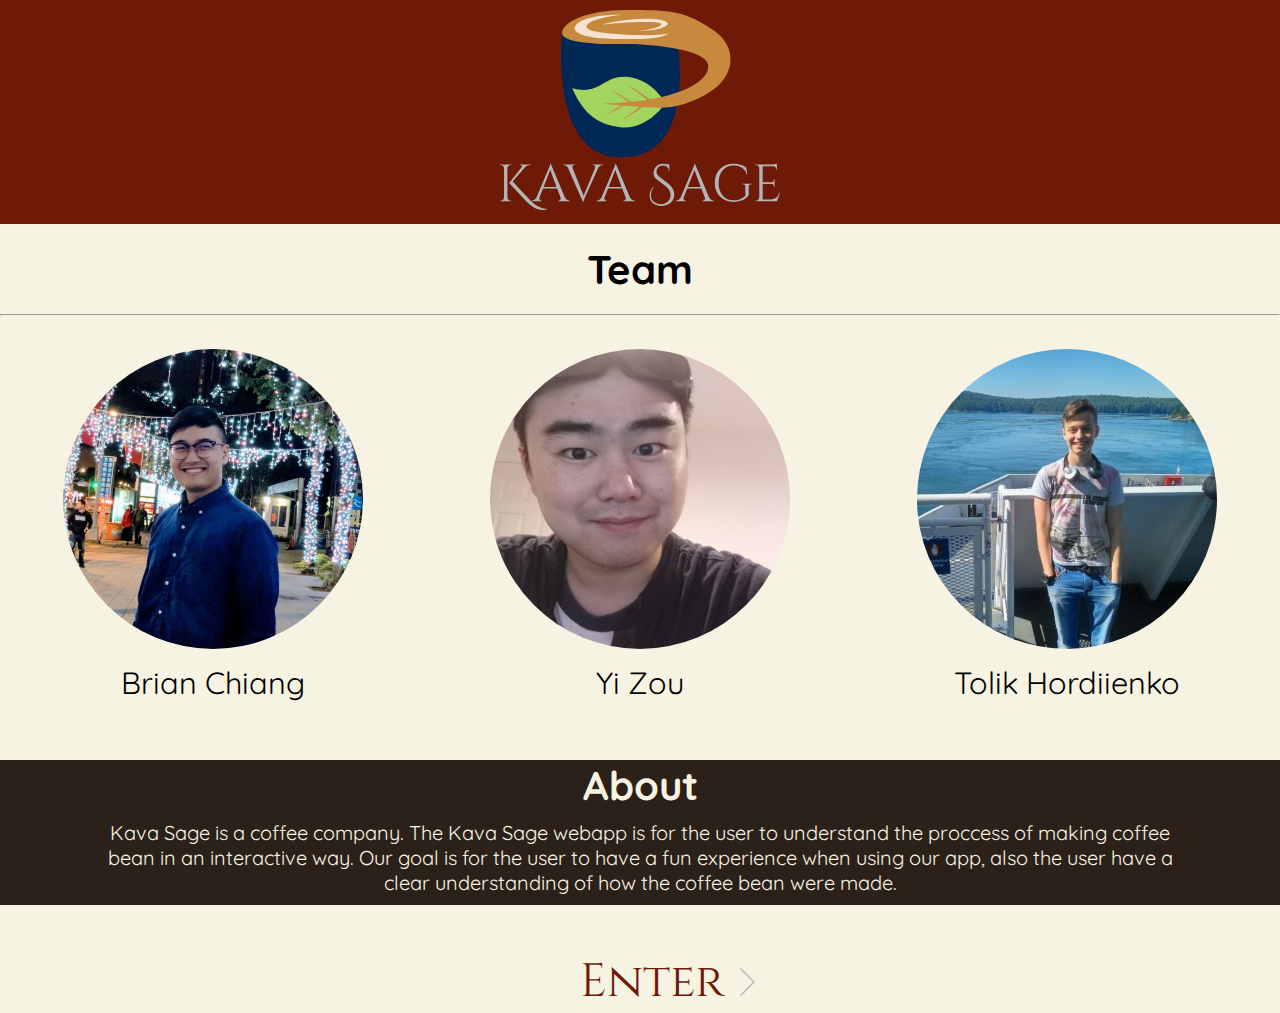
<file: index.html>
<!DOCTYPE html>
<html lang="en">
    <head>
        <title>Our Team</title>
        <meta charset="utf-8"/>
        <link href="css/index.css" rel="stylesheet" type="text/css" />
        <link href="https://fonts.googleapis.com/css?family=Cinzel|Quicksand" rel="stylesheet">
    </head>
    
    <body>
        <div id="container">
            <div class="header">
                <img src="SVG/imgs/Logo.svg" id="logo"/>
            </div>
            
            <div id="Team"><b>Team</b> <hr/></div>
            
            
            <div class="content">
                <div class="profile">
                    <img src="SVG/imgs/Brian.jpg" class="photo"/>
                    <div class="Pheader">Brian Chiang</div>
                </div>
                <div class="profile">
                    <img src="SVG/imgs/Yi.jpg" class="photo"/>
                    <div class="Pheader">Yi Zou</div>
                </div>
                <div class="profile">
                    <img src="SVG/imgs/Tolik.jpg" class="photo"/>
                    <div class="Pheader">Tolik Hordiienko</div>
                </div>
            </div>
            
            <div id="About">
                <div id="Title"><b>About</b></div>
                <p>Kava Sage is a coffee company. The Kava Sage webapp is for the user to understand the proccess of making coffee bean in an interactive way. Our goal is for the user to have a fun experience when using our app, also the user have a clear understanding of how the coffee bean were made.</p>
            </div>
            
            <a href="company.html">
            <div id="button">
                <div id="enter">Enter</div>
                <img src="SVG/imgs/RightArrow.svg" id="arrow" />
            </div>
            </a>
        </div>
    </body>
</html>
</file>
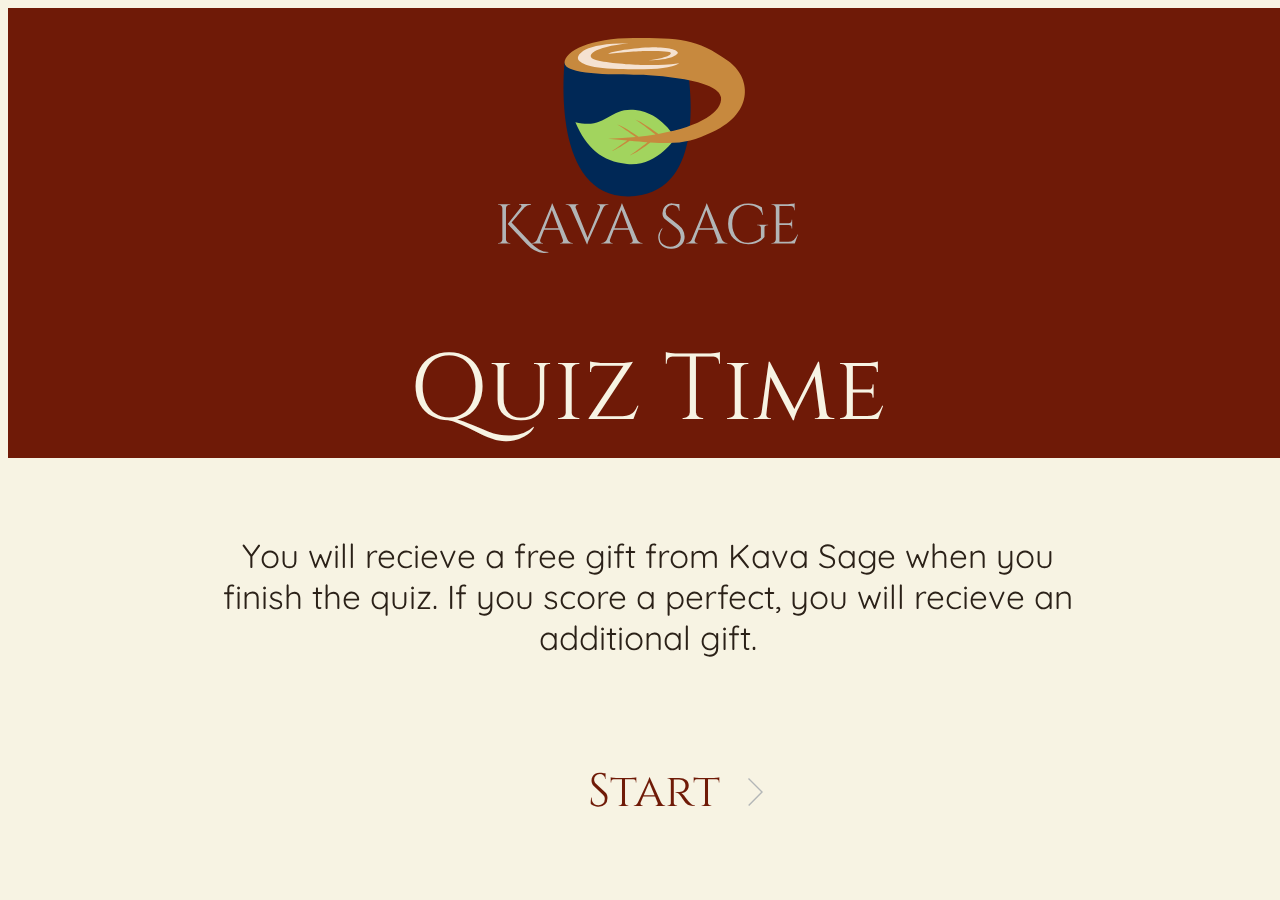
<file: quiz.html>
<!DOCTYPE html>
<html lang="en">
    <head>
    <meta charset="UTF-8">
    <title>Kava Sage - Quiz</title>
        <link href="css/quiz.css" rel="stylesheet" type="text/css"/>
        <link href="https://fonts.googleapis.com/css?family=Cinzel" rel="stylesheet">
        <link href="https://fonts.googleapis.com/css?family=Quicksand" rel="stylesheet">
        <script src="https://ajax.googleapis.com/ajax/libs/jquery/2.2.4/jquery.min.js"></script>
    </head>
    
    <body>
        <div id="header">
            <img src="SVG/LogoSVG/Logo.svg" id="logo"/>
            <div id="title">Quiz Time</div>
        </div>
        <div id="des">
            <p>You will recieve a free gift from Kava Sage when you ﬁnish the quiz. If you score a perfect, you will recieve an additional gift.</p>
            <div id="button">
                <div id="start">Start</div>
                <img src="SVG/ArrowSVG/RightArrow.svg" id="arrow"/>
            </div>
        </div>
        <script src="js/quiz.js"></script>
    </body>
</html>
</file>
<file: css/index.css>
body {
        background-color: #f7f3e3;
}

#container {
    width: 100vw;
    height: 100vh;
    position: absolute;
    margin: auto;
    left: 0px;
    bottom: 0px;
    font-family: 'Quicksand', sans-serif;
}
.header {
    width: 100vw;
    background-color: #6f1a07;
    margin: 0 auto;
    text-align: center;
    position: relative;
    left: 0px;
    top: 0px;
}

#logo {
    height: 200px;
    margin: 10px;
}

#Team {
    position: relative;
    margin: auto;
    margin-top: 20px;
    width: 100vw;
    text-align: center;
    font-size: 30pt;
}

.content {
    width: 100vw;
    margin: auto;
    position: relative;
    text-align: center;
}

.profile {
    width: 31.33%;
    margin: 1%;
    float: left;
}

.photo {
    width: 300px;
    height: 300px;
    background-color: black;
    border-radius: 150px;
    margin: auto;
}

.Pheader {
    font-size: 23pt;
    margin: 10px;
}

#About {
    background-color: #2b2118;
    color: #f7f3e3;
    width: 100vw;
    margin: auto;
    position: absolute;
    top: 760px;
    text-align: center;
}

#Title {
    font-size: 30pt;
}

p {
    font-size: 15pt;
    margin: 10px 100px 10px 100px;
}

#button {
    width: 200px;
    margin: auto;
    text-align: center;
    position: absolute;
    top: 950px;
    cursor: pointer;
    right: 0px;
    left: 0px;
}
#enter {
    position: absolute;
    font-family: 'Cinzel', serif;
    font-size: 35pt;
    color: #6f1a07;
    left: 40px;
}

#arrow {
    position: absolute;
    width: 15px;
    left: 200px;
    margin-top: 18px;
}


@media screen and (max-width:1024px) and (min-width:768px) {
    #logo{
        height: 200px;
        margin 10px;
    }
    
    #Team {
        position: relative;
        margin: auto;
        margin-top: 20px;
        width: 100vw;
        text-align: center;
        font-size: 30pt;
    }
    
    .content {
        width: 100vw;
        margin: auto;
        position: relative;
        text-align: center;
    }
    
    .profile {
        width: 31.33%;
        margin: 1%;
        float: left;
    }

    .photo {
        width: 250px;
        height: 250px;
        background-color: black;
        border-radius: 150px;
        margin: auto;
    }
    .Pheader {
        font-size: 18pt;
        margin: 10px;
    }
    
    #About {
        background-color: #2b2118;
        color: #f7f3e3;
        width: 100vw;
        margin: auto;
        position: absolute;
        top: 700px;
        text-align: center;
    }

    #Title {
        font-size: 30pt;
    }

    p {
        font-size: 15pt;
    }
    #button {
        width: 200px;
        margin: auto;
        text-align: center;
        position: absolute;
        top: 920px;
        cursor: pointer;
        right: 0px;
        left: 0px;
    }   
}

@media screen and (max-width:768px) and (min-width:320px) {
    #logo{
        height: 200px;
        margin 10px;
    }
    
    #Team {
        position: relative;
        margin: auto;
        margin-top: 20px;
        width: 100vw;
        text-align: center;
        font-size: 30pt;
    }
    
    .content {
        width: 100vw;
        margin: auto;
        position: relative;
        text-align: center;
    }
    
    .profile {
        width: 98%;
        margin: 1%;
        clear: both;
    }
    .photo {
        width: 250px;
        height: 250px;
        background-color: black;
        border-radius: 150px;
        margin: auto;
    }
    .Pheader {
        font-size: 18pt;
        margin: 10px;
    }
    #About {
        background-color: #2b2118;
        color: #f7f3e3;
        width: 100vw;
        margin: auto;
        position: absolute;
        top: 1350px;
        text-align: center;
    }

    #Title {
        font-size: 30pt;
    }

    p {
        font-size: 15pt;
    }
    #button {
        width: 200px;
        margin: auto;
        text-align: center;
        position: absolute;
        top: 1700px;
        cursor: pointer;
        right: 0px;
        left: 0px;
    }   
}
}
</file>
<file: css/quiz.css>
#header {
    background-color: #6f1a07;
    width: 100%;
    height: 450px;
    position: fixed;
}

#des {
    position: fixed;
    width: 100%;
    height: 450px;
    top: 360px;
    margin: auto;
    display: block;
}
/*
#quiz1 {
    position: fixed;
    width: 100%;
    height: 450px;
    top: 360px;
    margin: auto;
}
#quiz2 {
    position: fixed;
    width: 100%;
    height: 450px;
    top: 360px;
    margin: auto;
}
#quiz3 {
   position: fixed;
    width: 100%;
    height: 450px;
    top: 360px;
    margin: auto; 
}
#quiz4 {
   position: fixed;
    width: 100%;
    height: 450px;
    top: 360px;
    margin: auto; 
}
#quiz5 {
   position: fixed;
    width: 100%;
    height: 450px;
    top: 360px;
    margin: auto; 
}
*/

#options {
    position: fixed;
    width: 400px;
    height: 200px;
    top: 600px;
    margin: auto;
    left: 0px;
    right: 0px;
    font-size: 15pt;
    font-family: 'Quicksand', sans-serif;
    color: #2b2118;
}

body {
    background-color: #f7f3e3;
}

#logo {
    position: absolute;
    width: 300px;
    margin: auto;
    left: 0px;
    right: 0px;
    top: 30px;
}

#title {
    font-family: 'Cinzel', serif;
    position: absolute;
    color: #f7f3e3;
    font-size: 70pt;
    margin: auto;
    bottom: 30px;
    text-align: center;
    width: 600px;
    height: 100px;
    left: 0px;
    right: 0px;
}
p {
    position: absolute;
    width: 900px;
    height: 100px;
    font-family: 'Quicksand', sans-serif;
    font-size: 25pt;
    top: 0px;
    bottom: 0px;
    text-align: center;
    left: 0px;
    right: 0px;
    margin: auto;
    color: #2b2118;
}

#button {
    font-family: 'Cinzel', serif;
    font-size: 35pt;
    color: #6f1a07;
    position: absolute;
    width: 200px;
    height: 50px;
    margin: auto;
    left: 0px;
    right: 0px;
    bottom: 0px;
    text-align: center;
    cursor: pointer;
}
#start {
    position: absolute;
    font-family: 'Cinzel', serif;
    font-size: 35pt;
    color: #6f1a07;
    left: 40px;
}

#arrow {
    position: absolute;
    width: 15px;
    left: 200px;
    margin-top: 18px;
}

#next {
    position: absolute;
    font-family: 'Cinzel', serif;
    font-size: 35pt;
    color: #6f1a07;
    left: 40px;
}

#nextBut {
    font-family: 'Cinzel', serif;
    font-size: 35pt;
    color: #6f1a07;
    position: absolute;
    width: 200px;
    height: 50px;
    margin: auto;
    left: 0px;
    right: 0px;
    bottom: 0px;
    text-align: center;
    cursor: pointer;
}

#nextBut2 {
    font-family: 'Cinzel', serif;
    font-size: 35pt;
    color: #6f1a07;
    position: absolute;
    width: 200px;
    height: 50px;
    margin: auto;
    left: 0px;
    right: 0px;
    bottom: 0px;
    text-align: center;
    cursor: pointer;
}

#nextBut3 {
    font-family: 'Cinzel', serif;
    font-size: 35pt;
    color: #6f1a07;
    position: absolute;
    width: 200px;
    height: 50px;
    margin: auto;
    left: 0px;
    right: 0px;
    bottom: 0px;
    text-align: center;
    cursor: pointer;
}

#nextBut4 {
    font-family: 'Cinzel', serif;
    font-size: 35pt;
    color: #6f1a07;
    position: absolute;
    width: 200px;
    height: 50px;
    margin: auto;
    left: 0px;
    right: 0px;
    bottom: 0px;
    text-align: center;
    cursor: pointer;
}

#nextBut5 {
    font-family: 'Cinzel', serif;
    font-size: 35pt;
    color: #6f1a07;
    position: absolute;
    width: 200px;
    height: 50px;
    margin: auto;
    left: 0px;
    right: 0px;
    bottom: 0px;
    text-align: center;
    cursor: pointer;
}
#nextBut6 {
    font-family: 'Cinzel', serif;
    font-size: 30pt;
    color: #6f1a07;
    position: absolute;
    width: 400px;
    height: 50px;
    margin: auto;
    left: 0px;
    right: 0px;
    bottom: 0px;
    text-align: center;
    cursor: pointer;
}
</file>
